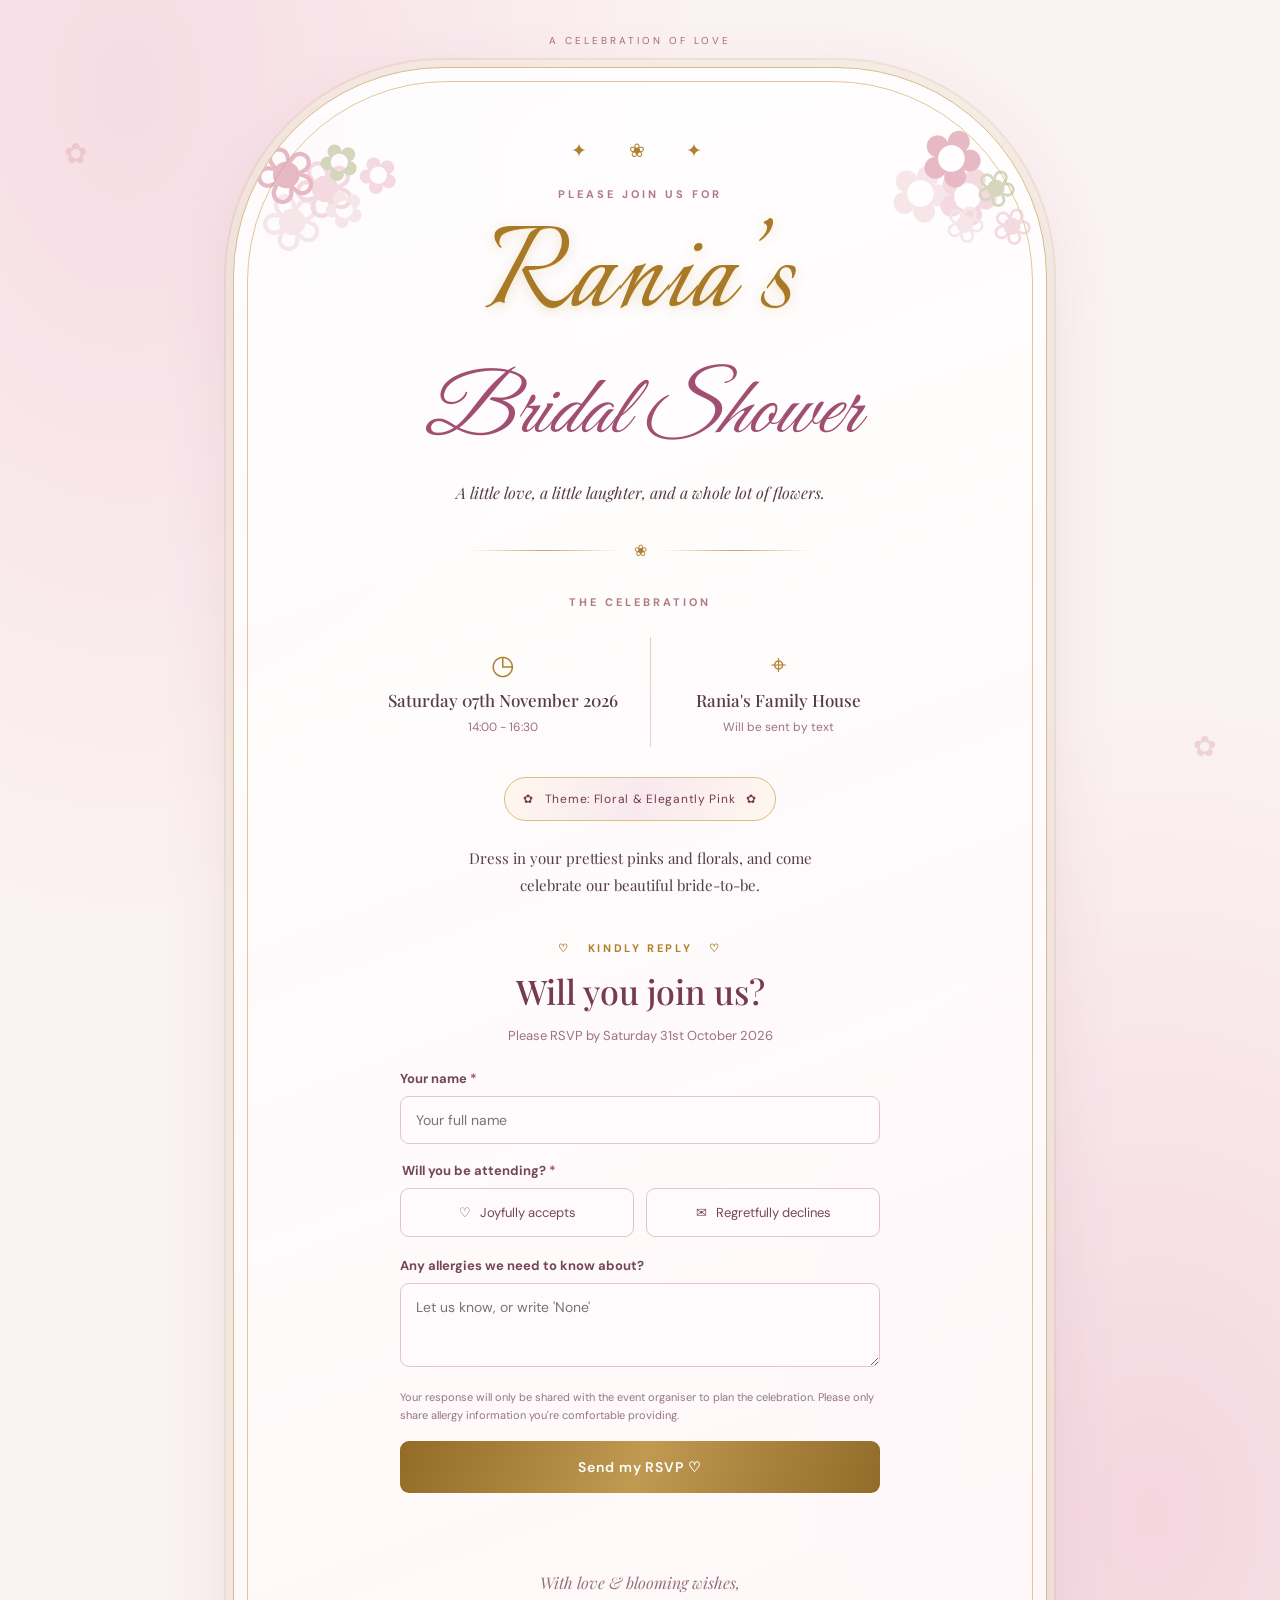
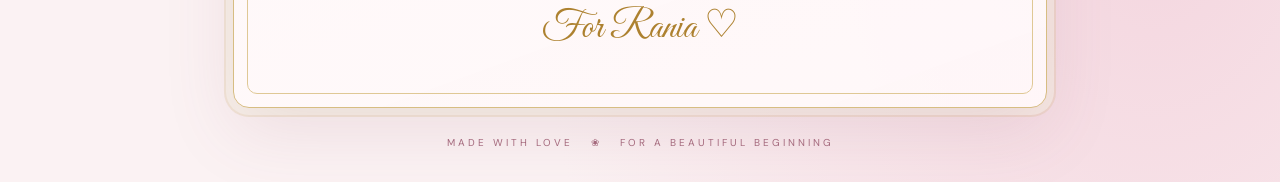
<file: index.html>
<!doctype html>
<html lang="en">
<head>
  <meta charset="utf-8" />
  <meta name="viewport" content="width=device-width, initial-scale=1" />
  <meta name="theme-color" content="#f9edf0" />
  <meta name="description" content="You're invited to Rania's bridal shower." />
  <title>Rania's Bridal Shower | You're Invited</title>
  <link rel="preconnect" href="https://fonts.googleapis.com" />
  <link rel="preconnect" href="https://fonts.gstatic.com" crossorigin />
  <link href="https://fonts.googleapis.com/css2?family=DM+Sans:wght@400;500;600;700&family=Great+Vibes&family=Italianno&family=Playfair+Display:wght@400;500;600&display=swap" rel="stylesheet" />
  <link rel="stylesheet" href="style.css" />
</head>
<body>
  <div class="petal petal-one" aria-hidden="true">✿</div><div class="petal petal-two" aria-hidden="true">✿</div>
  <main class="shell">
    <div class="topline">A CELEBRATION OF LOVE</div>
    <section class="invite" aria-labelledby="main-title">
      <div class="flower flower-left" aria-hidden="true">❀<span>✿</span></div>
      <div class="flower flower-right" aria-hidden="true">✿<span>❀</span></div>
      <div class="ornament">✦ &nbsp; ❀ &nbsp; ✦</div>
      <p class="eyebrow">PLEASE JOIN US FOR</p>
      <h1 id="main-title"><span class="bride-name">Rania’s</span><em>Bridal Shower</em></h1>
      <p class="subtitle">A little love, a little laughter, and a whole lot of flowers.</p>
      <div class="rule"><span>❀</span></div>
      <p class="section-title">THE CELEBRATION</p>
      <div class="details">
        <div><span class="detail-icon">◷</span><strong id="date-text">Date to be announced</strong><small id="time-text">Time to be announced</small></div>
        <div><span class="detail-icon">⌖</span><strong id="venue-text">Venue to be announced</strong><small id="address-text">Details coming soon</small></div>
      </div>
      <div class="theme-pill">✿ &nbsp; Theme: Floral &amp; Elegantly Pink &nbsp; ✿</div>
      <p class="note">Dress in your prettiest pinks and florals, and come celebrate our beautiful bride-to-be.</p>
      <div class="rsvp-divider">♡ &nbsp; KINDLY REPLY &nbsp; ♡</div>
      <h2>Will you join us?</h2>
      <p class="deadline" id="deadline-text">RSVP deadline to be announced</p>
      <form id="rsvp-form" method="POST" target="rsvp-target" autocomplete="on">
        <label for="guest-name">Your name <span aria-hidden="true">*</span></label>
        <input id="guest-name" name="guestName" type="text" maxlength="100" placeholder="Your full name" autocomplete="name" required />
        <fieldset>
          <legend>Will you be attending? <span aria-hidden="true">*</span></legend>
          <div class="choices"><label class="choice"><input type="radio" name="attending" value="Yes" required /><span>♡ &nbsp; Joyfully accepts</span></label><label class="choice"><input type="radio" name="attending" value="No" /><span>✉ &nbsp; Regretfully declines</span></label></div>
        </fieldset>
        <label for="allergies">Any allergies we need to know about?</label>
        <textarea id="allergies" name="allergies" rows="3" maxlength="500" placeholder="Let us know, or write 'None'"></textarea>
        <div class="hidden-trap" aria-hidden="true"><label for="website">Leave this blank</label><input id="website" name="website" type="text" tabindex="-1" autocomplete="off" /></div>
        <p class="privacy">Your response will only be shared with the event organiser to plan the celebration. Please only share allergy information you're comfortable providing.</p>
        <button type="submit" id="submit-btn">Send my RSVP <span aria-hidden="true">♡</span></button>
        <p class="form-status" id="form-status" role="status" aria-live="polite"></p>
      </form>
      <iframe name="rsvp-target" id="rsvp-target" title="RSVP submission response" hidden></iframe>
      <div class="closing">With love &amp; blooming wishes,</div>
      <div class="signature">For Rania ♡</div>
    </section>
    <footer>MADE WITH LOVE &nbsp; ❀ &nbsp; FOR A BEAUTIFUL BEGINNING</footer>
  </main>
  <script src="script.js"></script>
</body>
</html>
</file>
<file: style.css>
:root{--rose:#a44f6c;--deep:#763b50;--pale:#fdf6f6;--ink:#543d45;--line:#e9cbd3;--gold:#ad812f;--gold-light:#dfc68c}*{box-sizing:border-box}html{scroll-behavior:smooth}body{margin:0;background:radial-gradient(ellipse at 10% 5%,#f6dce4 0,transparent 35%),radial-gradient(ellipse at 90% 85%,#f4d6df 0,transparent 38%),#fbf2f3;color:var(--ink);font-family:'DM Sans',sans-serif}.shell{max-width:850px;margin:auto;padding:34px 18px 24px}.topline,footer{text-align:center;letter-spacing:.3em;font-size:10px;color:#a66b7e}.topline{margin-bottom:20px}.invite{position:relative;overflow:hidden;text-align:center;padding:70px clamp(22px,7vw,82px) 54px;border:1px solid #ebcbd3;border-radius:210px 210px 16px 16px;background:linear-gradient(160deg,rgba(255,255,255,.9),rgba(255,248,249,.95));box-shadow:0 22px 70px #8d4d6420,0 0 0 7px #ffffff70;isolation:isolate}.invite:before{content:'';position:absolute;inset:13px;border:1px solid #efd8dd;border-radius:200px 200px 10px 10px;pointer-events:none;z-index:-1}.flower{position:absolute;color:#d68ca1;font-size:78px;opacity:.6;top:48px;transform:rotate(-24deg);text-shadow:30px 28px 0 #edc3ce,-14px 45px 0 #f1d8dc}.flower span{font-size:50px;color:#b9bc92}.flower-left{left:18px}.flower-right{right:22px;transform:rotate(24deg)}.ornament{font-size:19px;color:#c78ba0;letter-spacing:.35em;margin-bottom:24px}.eyebrow,.section-title{letter-spacing:.27em;font-size:11px;font-weight:700;color:#b27788}h1{font-family:'Playfair Display',serif;font-size:clamp(43px,8vw,72px);font-weight:500;line-height:1.22;color:var(--deep);margin:16px 0 10px}h1 em{display:block;font-family:'Great Vibes',cursive;font-size:1.18em;font-weight:400;color:var(--rose);line-height:1.35}.subtitle{font-family:'Playfair Display',serif;font-style:italic;font-size:16px;line-height:1.7;max-width:380px;margin:0 auto 20px}.rule{display:flex;align-items:center;gap:15px;max-width:340px;margin:34px auto;color:#b67d8f}.rule:before,.rule:after{content:'';height:1px;background:var(--line);flex:1}.details{display:grid;grid-template-columns:1fr 1fr;gap:20px;margin:28px auto 30px;max-width:530px}.details>div{display:flex;flex-direction:column;gap:7px;align-items:center;padding:10px}.details>div+div{border-left:1px solid var(--line)}.detail-icon{font-size:27px;color:var(--rose)}.details strong{font-family:'Playfair Display',serif;font-size:17px;font-weight:500}.details small{color:#9a7380;font-size:12px;line-height:1.6}.theme-pill{display:inline-block;border:1px solid #dcb3c0;background:#faebef;color:var(--deep);padding:13px 18px;border-radius:30px;font-size:12px;letter-spacing:.06em}.note{font-family:'Playfair Display',serif;font-size:15px;line-height:1.8;max-width:400px;margin:24px auto 42px}.rsvp-divider{color:#b87c91;letter-spacing:.24em;font-size:11px;font-weight:700}h2{font-family:'Playfair Display',serif;font-size:34px;font-weight:500;color:var(--deep);margin:13px 0 5px}.deadline{font-size:13px;color:#9c7181;margin-bottom:26px}form{text-align:left;max-width:480px;margin:auto}form>label,legend{font-size:13px;font-weight:700;color:#744657;display:block;margin:20px 0 9px}label span,legend span{color:#a94e6b}input[type=text],textarea{width:100%;border:1px solid #e3c3cd;background:#fffafc;border-radius:9px;padding:14px 15px;font:inherit;font-size:14px;color:var(--ink);outline:none}input:focus,textarea:focus{border-color:#b65b7b;box-shadow:0 0 0 3px #efd4dd}fieldset{border:0;padding:0;margin:18px 0 0}.choices{display:grid;grid-template-columns:1fr 1fr;gap:12px}.choice{cursor:pointer}.choice input{position:absolute;opacity:0}.choice span{display:block;text-align:center;background:#fffafb;border:1px solid #e3c3cd;border-radius:9px;padding:15px 8px;color:#754858;font-size:13px;transition:.2s}.choice input:checked+span{background:#f4dce4;border-color:#ae6a83;box-shadow:inset 0 0 0 1px #ae6a83}.choice input:focus-visible+span{outline:3px solid #b65b7b;outline-offset:3px}.privacy{font-size:11px;line-height:1.6;color:#927783;margin:17px 0}button{width:100%;background:#9f506e;color:white;border:0;border-radius:9px;padding:17px;font:600 14px 'DM Sans',sans-serif;letter-spacing:.07em;cursor:pointer;transition:background .2s,transform .2s}button:hover{background:#7c3d55;transform:translateY(-1px)}button:disabled{opacity:.6;cursor:wait}.form-status{text-align:center;min-height:24px;font-size:13px;font-weight:600;color:#6b6d46}.form-status.error{color:#aa3451}.closing{font-family:'Playfair Display',serif;font-style:italic;color:#94717e;margin-top:42px}.signature{font-family:'Great Vibes',cursive;color:var(--rose);font-size:39px;margin-top:8px}footer{padding:25px 0 5px;line-height:2}.petal{position:fixed;font-size:28px;color:#dca2b3;opacity:.4;pointer-events:none}.petal-one{top:15%;left:5%}.petal-two{bottom:15%;right:5%}.hidden-trap{position:absolute;left:-9999px;width:1px;height:1px;overflow:hidden}@media(max-width:520px){.shell{padding:20px 12px}.invite{padding:62px 22px 40px;border-radius:135px 135px 12px 12px}.invite:before{border-radius:128px 128px 8px 8px}.flower{font-size:44px;top:24px}.flower span{font-size:26px}.flower-left{left:12px}.flower-right{right:12px}.details{grid-template-columns:1fr;gap:5px}.details>div+div{border-left:0;border-top:1px solid var(--line)}.choices{grid-template-columns:1fr}h2{font-size:29px}.theme-pill{font-size:11px}}

/* Champagne-gold accents and elegant calligraphy for the bride */
.bride-name{display:block;font-family:'Italianno','Great Vibes',cursive;font-size:clamp(88px,15vw,142px);font-weight:400;line-height:.9;letter-spacing:.01em;color:#a87a27;text-shadow:0 1px 0 #f8e9c4,0 3px 12px #b68d3940;margin:15px 0 12px}
h1 em{color:#a14f70;font-size:clamp(52px,9vw,83px)}
.invite{border-color:#d7bd82;box-shadow:0 22px 70px #8d4d6420,0 0 0 7px #ffffff70,0 0 0 9px #d8bc8340}
.invite:before{border-color:#dfc895}
.ornament,.rule,.detail-icon,.rsvp-divider{color:var(--gold)}
.rule:before,.rule:after{background:linear-gradient(90deg,transparent,#c6a760,transparent)}
.theme-pill{border-color:#d8bd84;background:linear-gradient(115deg,#fff8ee,#f9e9ef,#fff8ee)}
button{background:linear-gradient(110deg,#926b27,#c09a51,#916b29);color:#fff}
button:hover{background:linear-gradient(110deg,#79551c,#a78138,#79551c)}
.signature{color:var(--gold)}
@media(max-width:520px){.bride-name{font-size:clamp(80px,19vw,112px)}h1 em{font-size:clamp(48px,12vw,65px)}}
</file>
